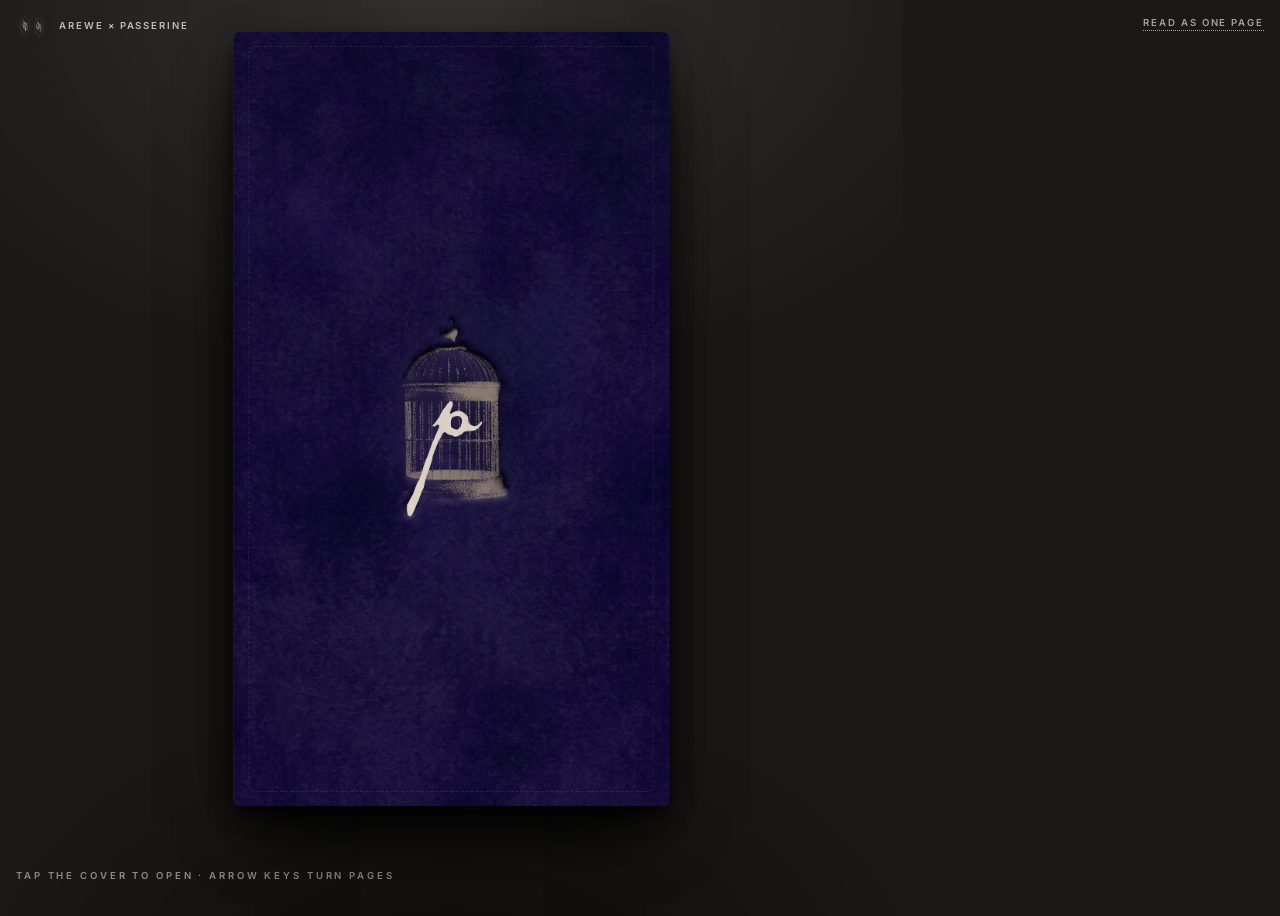
<file: index.html>
<!doctype html>
<html lang="en">
  <head>
    <meta charset="UTF-8" />
    <meta name="viewport" content="width=device-width, initial-scale=1.0" />
    <meta name="color-scheme" content="light" />
    <meta name="theme-color" content="#0e1715" />
    <meta name="robots" content="noindex, nofollow" />
    <meta name="description" content="AREWE × Passerine. A personality-led content and communications proposal, 20 October 2026." />
    <link rel="icon" type="image/svg+xml" href="favicon.svg" />
    <title>AREWE × Passerine · Proposal</title>
    <script type="module" crossorigin src="./assets/index-DQTp6WXs.js"></script>
    <link rel="stylesheet" crossorigin href="./assets/index-sUPHks0O.css">
  </head>
  <body>
    <div id="root"></div>
  </body>
</html>
</file>
<file: assets/index-sUPHks0O.css>
/*! tailwindcss v4.3.3 | MIT License | https://tailwindcss.com */
@layer properties{@supports (((-webkit-hyphens:none)) and (not (margin-trim:inline))) or ((-moz-orient:inline) and (not (color:rgb(from red r g b)))){*,:before,:after{--tw-translate-x:0;--tw-translate-y:0;--tw-translate-z:0;--tw-scale-x:1;--tw-scale-y:1;--tw-scale-z:1;--tw-rotate-x:initial;--tw-rotate-y:initial;--tw-rotate-z:initial;--tw-skew-x:initial;--tw-skew-y:initial;--tw-space-y-reverse:0;--tw-divide-y-reverse:0;--tw-border-style:solid;--tw-leading:initial;--tw-font-weight:initial;--tw-tracking:initial;--tw-shadow:0 0 #0000;--tw-shadow-color:initial;--tw-shadow-alpha:100%;--tw-inset-shadow:0 0 #0000;--tw-inset-shadow-color:initial;--tw-inset-shadow-alpha:100%;--tw-ring-color:initial;--tw-ring-shadow:0 0 #0000;--tw-inset-ring-color:initial;--tw-inset-ring-shadow:0 0 #0000;--tw-ring-inset:initial;--tw-ring-offset-width:0px;--tw-ring-offset-color:#fff;--tw-ring-offset-shadow:0 0 #0000;--tw-outline-style:solid;--tw-blur:initial;--tw-brightness:initial;--tw-contrast:initial;--tw-grayscale:initial;--tw-hue-rotate:initial;--tw-invert:initial;--tw-opacity:initial;--tw-saturate:initial;--tw-sepia:initial;--tw-drop-shadow:initial;--tw-drop-shadow-color:initial;--tw-drop-shadow-alpha:100%;--tw-drop-shadow-size:initial;--tw-backdrop-blur:initial;--tw-backdrop-brightness:initial;--tw-backdrop-contrast:initial;--tw-backdrop-grayscale:initial;--tw-backdrop-hue-rotate:initial;--tw-backdrop-invert:initial;--tw-backdrop-opacity:initial;--tw-backdrop-saturate:initial;--tw-backdrop-sepia:initial;--tw-duration:initial;--tw-ease:initial}::backdrop{--tw-translate-x:0;--tw-translate-y:0;--tw-translate-z:0;--tw-scale-x:1;--tw-scale-y:1;--tw-scale-z:1;--tw-rotate-x:initial;--tw-rotate-y:initial;--tw-rotate-z:initial;--tw-skew-x:initial;--tw-skew-y:initial;--tw-space-y-reverse:0;--tw-divide-y-reverse:0;--tw-border-style:solid;--tw-leading:initial;--tw-font-weight:initial;--tw-tracking:initial;--tw-shadow:0 0 #0000;--tw-shadow-color:initial;--tw-shadow-alpha:100%;--tw-inset-shadow:0 0 #0000;--tw-inset-shadow-color:initial;--tw-inset-shadow-alpha:100%;--tw-ring-color:initial;--tw-ring-shadow:0 0 #0000;--tw-inset-ring-color:initial;--tw-inset-ring-shadow:0 0 #0000;--tw-ring-inset:initial;--tw-ring-offset-width:0px;--tw-ring-offset-color:#fff;--tw-ring-offset-shadow:0 0 #0000;--tw-outline-style:solid;--tw-blur:initial;--tw-brightness:initial;--tw-contrast:initial;--tw-grayscale:initial;--tw-hue-rotate:initial;--tw-invert:initial;--tw-opacity:initial;--tw-saturate:initial;--tw-sepia:initial;--tw-drop-shadow:initial;--tw-drop-shadow-color:initial;--tw-drop-shadow-alpha:100%;--tw-drop-shadow-size:initial;--tw-backdrop-blur:initial;--tw-backdrop-brightness:initial;--tw-backdrop-contrast:initial;--tw-backdrop-grayscale:initial;--tw-backdrop-hue-rotate:initial;--tw-backdrop-invert:initial;--tw-backdrop-opacity:initial;--tw-backdrop-saturate:initial;--tw-backdrop-sepia:initial;--tw-duration:initial;--tw-ease:initial}}}@layer theme{:root,:host{--font-sans:"Inter Variable", Inter, system-ui, -apple-system, "Helvetica Neue", Arial, sans-serif;--font-serif:"ITC Cheltenham Condensed", "EB Garamond Variable", "EB Garamond", Garamond, "Times New Roman", serif;--font-mono:ui-monospace, SFMono-Regular, Menlo, Monaco, Consolas, "Liberation Mono", "Courier New", monospace;--color-black:#000;--spacing:.25rem;--text-sm:.875rem;--text-sm--line-height:calc(1.25 / .875);--font-weight-normal:400;--font-weight-semibold:600;--font-weight-bold:700;--leading-tight:1.25;--blur-sm:8px;--default-transition-duration:.15s;--default-transition-timing-function:cubic-bezier(.4, 0, .2, 1);--default-font-family:var(--font-sans);--default-mono-font-family:var(--font-mono);--color-cream:#fffdf7;--color-cream-2:#02004609;--color-ink:#020046;--color-ink-2:#2e2a66;--color-ink-3:#4a4777;--color-line:#0200461a;--color-terra:#020046;--color-terra-2:#0200462e}}@layer base{*,:after,:before{box-sizing:border-box;border:0 solid;margin:0;padding:0}::backdrop{box-sizing:border-box;border:0 solid;margin:0;padding:0}::file-selector-button{box-sizing:border-box;border:0 solid;margin:0;padding:0}html,:host{-webkit-text-size-adjust:100%;tab-size:4;line-height:1.5;font-family:var(--default-font-family,-apple-system, BlinkMacSystemFont, "Segoe UI", Roboto, "Helvetica Neue", "Noto Sans", Arial, sans-serif, "Apple Color Emoji", "Segoe UI Emoji", "Segoe UI Symbol", "Noto Color Emoji");font-feature-settings:var(--default-font-feature-settings,normal);font-variation-settings:var(--default-font-variation-settings,normal);-webkit-tap-highlight-color:transparent}hr{height:0;color:inherit;border-top-width:1px}abbr:where([title]){-webkit-text-decoration:underline dotted;text-decoration:underline dotted}h1,h2,h3,h4,h5,h6{font-size:inherit;font-weight:inherit}a{color:inherit;-webkit-text-decoration:inherit;-webkit-text-decoration:inherit;-webkit-text-decoration:inherit;-webkit-text-decoration:inherit;text-decoration:inherit}b,strong{font-weight:bolder}code,kbd,samp,pre{font-family:var(--default-mono-font-family,ui-monospace, SFMono-Regular, Menlo, Monaco, Consolas, "Liberation Mono", "Courier New", monospace);font-feature-settings:var(--default-mono-font-feature-settings,normal);font-variation-settings:var(--default-mono-font-variation-settings,normal);font-size:1em}small{font-size:80%}sub,sup{vertical-align:baseline;font-size:75%;line-height:0;position:relative}sub{bottom:-.25em}sup{top:-.5em}table{text-indent:0;border-color:inherit;border-collapse:collapse}:-moz-focusring:where(:not(iframe)){outline:auto}progress{vertical-align:baseline}summary{display:list-item}ol,ul,menu{list-style:none}img,svg,video,canvas,audio,iframe,embed,object{vertical-align:middle;display:block}img,video{max-width:100%;height:auto}button,input,select,optgroup,textarea{font:inherit;font-feature-settings:inherit;font-variation-settings:inherit;letter-spacing:inherit;color:inherit;opacity:1;background-color:#0000;border-radius:0}::file-selector-button{font:inherit;font-feature-settings:inherit;font-variation-settings:inherit;letter-spacing:inherit;color:inherit;opacity:1;background-color:#0000;border-radius:0}:where(select:is([multiple],[size])) optgroup{font-weight:bolder}:where(select:is([multiple],[size])) optgroup option{padding-inline-start:20px}::file-selector-button{margin-inline-end:4px}::placeholder{opacity:1}@supports (not ((-webkit-appearance:-apple-pay-button))) or (contain-intrinsic-size:1px){::placeholder{color:currentColor}@supports (color:color-mix(in lab, red, red)){::placeholder{color:color-mix(in oklab, currentcolor 50%, transparent)}}}textarea{resize:vertical}::-webkit-search-decoration{-webkit-appearance:none}::-webkit-date-and-time-value{min-height:1lh;text-align:inherit}::-webkit-datetime-edit{display:inline-flex}::-webkit-datetime-edit-fields-wrapper{padding:0}::-webkit-datetime-edit{padding-block:0}::-webkit-datetime-edit-year-field{padding-block:0}::-webkit-datetime-edit-month-field{padding-block:0}::-webkit-datetime-edit-day-field{padding-block:0}::-webkit-datetime-edit-hour-field{padding-block:0}::-webkit-datetime-edit-minute-field{padding-block:0}::-webkit-datetime-edit-second-field{padding-block:0}::-webkit-datetime-edit-millisecond-field{padding-block:0}::-webkit-datetime-edit-meridiem-field{padding-block:0}::-webkit-calendar-picker-indicator{line-height:1}:-moz-ui-invalid{box-shadow:none}button,input:where([type=button],[type=reset],[type=submit]){appearance:button}::file-selector-button{appearance:button}::-webkit-inner-spin-button{height:auto}::-webkit-outer-spin-button{height:auto}[hidden]:where(:not([hidden=until-found])){display:none!important}}@layer components;@layer utilities{.pointer-events-none{pointer-events:none}.invisible{visibility:hidden}.visible{visibility:visible}.sr-only{clip-path:inset(50%);white-space:nowrap;border-width:0;width:1px;height:1px;margin:-1px;padding:0;position:absolute;overflow:hidden}.absolute{position:absolute}.fixed{position:fixed}.relative{position:relative}.static{position:static}.sticky{position:sticky}.inset-0{inset:0}.inset-\[0\.9rem\]{inset:.9rem}.inset-\[8\%\]{inset:8%}.inset-x-0{inset-inline:0}.inset-x-\[4\%\]{inset-inline:4%}.inset-x-\[4\.5\%\]{inset-inline:4.5%}.inset-x-\[5\%\]{inset-inline:5%}.inset-x-\[6\%\]{inset-inline:6%}.inset-x-\[14\%\]{inset-inline:14%}.inset-y-0{inset-block:0}.inset-y-\[0\.9rem\]{inset-block:.9rem}.inset-y-\[7\%\]{inset-block:7%}.inset-y-\[10\%\]{inset-block:10%}.top-0{top:0}.top-1\/2{top:50%}.top-4{top:calc(var(--spacing) * 4)}.top-\[5\%\]{top:5%}.top-\[6\%\]{top:6%}.top-\[9px\]{top:9px}.top-\[16\.5\%\]{top:16.5%}.top-\[24\%\]{top:24%}.top-\[45\%\]{top:45%}.top-\[50\%\]{top:50%}.top-\[80\%\]{top:80%}.-right-\[9\%\]{right:-9%}.right-0{right:0}.right-3{right:calc(var(--spacing) * 3)}.right-4{right:calc(var(--spacing) * 4)}.right-\[6\%\]{right:6%}.right-\[8\%\]{right:8%}.bottom-0{bottom:0}.bottom-3{bottom:calc(var(--spacing) * 3)}.bottom-\[4\%\]{bottom:4%}.bottom-\[8\%\]{bottom:8%}.-left-\[8\%\]{left:-8%}.left-0{left:0}.left-1\/2{left:50%}.left-1\/4{left:25%}.left-4{left:calc(var(--spacing) * 4)}.left-\[6\%\]{left:6%}.left-\[8\%\]{left:8%}.z-10{z-index:10}.z-20{z-index:20}.z-30{z-index:30}.z-40{z-index:40}.container{width:100%}@media (min-width:40rem){.container{max-width:40rem}}@media (min-width:48rem){.container{max-width:48rem}}@media (min-width:64rem){.container{max-width:64rem}}@media (min-width:80rem){.container{max-width:80rem}}@media (min-width:96rem){.container{max-width:96rem}}.m-0{margin:0}.-mx-\[4\%\]{margin-inline:-4%}.mx-auto{margin-inline:auto}.my-7{margin-block:calc(var(--spacing) * 7)}.-mt-1{margin-top:calc(var(--spacing) * -1)}.mt-0\.5{margin-top:calc(var(--spacing) * .5)}.mt-1{margin-top:var(--spacing)}.mt-1\.5{margin-top:calc(var(--spacing) * 1.5)}.mt-2{margin-top:calc(var(--spacing) * 2)}.mt-3{margin-top:calc(var(--spacing) * 3)}.mt-4{margin-top:calc(var(--spacing) * 4)}.mt-5{margin-top:calc(var(--spacing) * 5)}.mt-6{margin-top:calc(var(--spacing) * 6)}.mt-7{margin-top:calc(var(--spacing) * 7)}.mt-8{margin-top:calc(var(--spacing) * 8)}.mt-10{margin-top:calc(var(--spacing) * 10)}.mt-\[7\%\]{margin-top:7%}.mt-auto{margin-top:auto}.mr-2{margin-right:calc(var(--spacing) * 2)}.mb-1{margin-bottom:var(--spacing)}.mb-2{margin-bottom:calc(var(--spacing) * 2)}.mb-4{margin-bottom:calc(var(--spacing) * 4)}.mb-8{margin-bottom:calc(var(--spacing) * 8)}.ml-2{margin-left:calc(var(--spacing) * 2)}.block{display:block}.contents{display:contents}.flex{display:flex}.grid{display:grid}.hidden{display:none}.inline-block{display:inline-block}.inline-flex{display:inline-flex}.table{display:table}.h-1\/2{height:50%}.h-5{height:calc(var(--spacing) * 5)}.h-7{height:calc(var(--spacing) * 7)}.h-16{height:calc(var(--spacing) * 16)}.h-24{height:calc(var(--spacing) * 24)}.h-\[0\.9em\]{height:.9em}.h-\[2\.4rem\]{height:2.4rem}.h-\[2\.6rem\]{height:2.6rem}.h-\[2\.9rem\]{height:2.9rem}.h-\[3\.4rem\]{height:3.4rem}.h-\[3rem\]{height:3rem}.h-\[7\%\]{height:7%}.h-\[9\%\]{height:9%}.h-\[46\%\]{height:46%}.h-full{height:100%}.h-px{height:1px}.min-h-0{min-height:0}.min-h-dvh{min-height:100dvh}.w-1\/2{width:50%}.w-3{width:calc(var(--spacing) * 3)}.w-6{width:calc(var(--spacing) * 6)}.w-10{width:calc(var(--spacing) * 10)}.w-16{width:calc(var(--spacing) * 16)}.w-\[7\%\]{width:7%}.w-\[9\%\]{width:9%}.w-\[58\%\]{width:58%}.w-\[70\%\]{width:70%}.w-\[72\%\]{width:72%}.w-\[80\%\]{width:80%}.w-\[84\%\]{width:84%}.w-\[86\%\]{width:86%}.w-\[92\%\]{width:92%}.w-auto{width:auto}.w-full{width:100%}.max-w-\[44rem\]{max-width:44rem}.max-w-\[70\%\]{max-width:70%}.max-w-\[92\%\]{max-width:92%}.max-w-\[96\%\]{max-width:96%}.max-w-full{max-width:100%}.min-w-0{min-width:0}.flex-1{flex:1}.shrink-0{flex-shrink:0}.-translate-x-1\/2{--tw-translate-x:calc(calc(1 / 2 * 100%) * -1);translate:var(--tw-translate-x) var(--tw-translate-y)}.-translate-y-1\/2{--tw-translate-y:calc(calc(1 / 2 * 100%) * -1);translate:var(--tw-translate-x) var(--tw-translate-y)}.-scale-x-100{--tw-scale-x:calc(100% * -1);scale:var(--tw-scale-x) var(--tw-scale-y)}.transform{transform:var(--tw-rotate-x,) var(--tw-rotate-y,) var(--tw-rotate-z,) var(--tw-skew-x,) var(--tw-skew-y,)}.grid-cols-1{grid-template-columns:repeat(1,minmax(0,1fr))}.grid-cols-2{grid-template-columns:repeat(2,minmax(0,1fr))}.grid-cols-3{grid-template-columns:repeat(3,minmax(0,1fr))}.grid-cols-8{grid-template-columns:repeat(8,minmax(0,1fr))}.grid-cols-\[2\.4em_1fr\]{grid-template-columns:2.4em 1fr}.grid-cols-\[5em_1fr\]{grid-template-columns:5em 1fr}.flex-col{flex-direction:column}.flex-wrap{flex-wrap:wrap}.items-baseline{align-items:baseline}.items-center{align-items:center}.items-end{align-items:flex-end}.items-start{align-items:flex-start}.justify-between{justify-content:space-between}.justify-center{justify-content:center}.justify-end{justify-content:flex-end}.justify-start{justify-content:flex-start}.gap-1{gap:var(--spacing)}.gap-1\.5{gap:calc(var(--spacing) * 1.5)}.gap-2{gap:calc(var(--spacing) * 2)}.gap-2\.5{gap:calc(var(--spacing) * 2.5)}.gap-3{gap:calc(var(--spacing) * 3)}.gap-3\.5{gap:calc(var(--spacing) * 3.5)}.gap-4{gap:calc(var(--spacing) * 4)}.gap-5{gap:calc(var(--spacing) * 5)}.gap-6{gap:calc(var(--spacing) * 6)}.gap-\[0\.5em\]{gap:.5em}.gap-\[1\.6em\]{gap:1.6em}.gap-\[6vh\]{gap:6vh}:where(.space-y-2>:not(:last-child)){--tw-space-y-reverse:0;margin-block-start:calc(calc(var(--spacing) * 2) * var(--tw-space-y-reverse));margin-block-end:calc(calc(var(--spacing) * 2) * calc(1 - var(--tw-space-y-reverse)))}:where(.space-y-5>:not(:last-child)){--tw-space-y-reverse:0;margin-block-start:calc(calc(var(--spacing) * 5) * var(--tw-space-y-reverse));margin-block-end:calc(calc(var(--spacing) * 5) * calc(1 - var(--tw-space-y-reverse)))}.gap-x-1\.5{column-gap:calc(var(--spacing) * 1.5)}.gap-x-2{column-gap:calc(var(--spacing) * 2)}.gap-x-3{column-gap:calc(var(--spacing) * 3)}.gap-x-4{column-gap:calc(var(--spacing) * 4)}.gap-x-5{column-gap:calc(var(--spacing) * 5)}.gap-y-1{row-gap:var(--spacing)}.gap-y-2{row-gap:calc(var(--spacing) * 2)}.gap-y-3{row-gap:calc(var(--spacing) * 3)}.gap-y-4{row-gap:calc(var(--spacing) * 4)}.gap-y-5{row-gap:calc(var(--spacing) * 5)}.gap-y-7{row-gap:calc(var(--spacing) * 7)}.gap-y-8{row-gap:calc(var(--spacing) * 8)}:where(.divide-y>:not(:last-child)){--tw-divide-y-reverse:0;border-bottom-style:var(--tw-border-style);border-top-style:var(--tw-border-style);border-top-width:calc(1px * var(--tw-divide-y-reverse));border-bottom-width:calc(1px * calc(1 - var(--tw-divide-y-reverse)))}:where(.divide-line>:not(:last-child)){border-color:var(--color-line)}.self-center{align-self:center}.self-end{align-self:flex-end}.self-start{align-self:flex-start}.overflow-hidden{overflow:hidden}.overflow-y-auto{overflow-y:auto}.overscroll-contain{overscroll-behavior:contain}.rounded-\[2px\]{border-radius:2px}.rounded-\[3px\]{border-radius:3px}.rounded-\[6px\]{border-radius:6px}.rounded-full{border-radius:2147483647px}.rounded-l-\[3px\]{border-top-left-radius:3px;border-bottom-left-radius:3px}.rounded-l-none{border-top-left-radius:0;border-bottom-left-radius:0}.rounded-r-\[3px\]{border-top-right-radius:3px;border-bottom-right-radius:3px}.rounded-r-none{border-top-right-radius:0;border-bottom-right-radius:0}.border{border-style:var(--tw-border-style);border-width:1px}.border-t{border-top-style:var(--tw-border-style);border-top-width:1px}.border-l{border-left-style:var(--tw-border-style);border-left-width:1px}.border-cream\/40{border-color:#fffdf766}@supports (color:color-mix(in lab, red, red)){.border-cream\/40{border-color:color-mix(in oklab, var(--color-cream) 40%, transparent)}}.border-cream\/55{border-color:#fffdf78c}@supports (color:color-mix(in lab, red, red)){.border-cream\/55{border-color:color-mix(in oklab, var(--color-cream) 55%, transparent)}}.border-ink{border-color:var(--color-ink)}.border-ink\/15{border-color:#02004626}@supports (color:color-mix(in lab, red, red)){.border-ink\/15{border-color:color-mix(in oklab, var(--color-ink) 15%, transparent)}}.border-ink\/25{border-color:#02004640}@supports (color:color-mix(in lab, red, red)){.border-ink\/25{border-color:color-mix(in oklab, var(--color-ink) 25%, transparent)}}.border-ink\/35{border-color:#02004659}@supports (color:color-mix(in lab, red, red)){.border-ink\/35{border-color:color-mix(in oklab, var(--color-ink) 35%, transparent)}}.border-ink\/40{border-color:#02004666}@supports (color:color-mix(in lab, red, red)){.border-ink\/40{border-color:color-mix(in oklab, var(--color-ink) 40%, transparent)}}.border-ink\/60{border-color:#02004699}@supports (color:color-mix(in lab, red, red)){.border-ink\/60{border-color:color-mix(in oklab, var(--color-ink) 60%, transparent)}}.border-line{border-color:var(--color-line)}.bg-\[\#0c0a1e\]{background-color:#0c0a1e}.bg-\[\#0c0c48\]{background-color:#0c0c48}.bg-\[\#fbfaf6\]{background-color:#fbfaf6}.bg-black\/40{background-color:#0006}@supports (color:color-mix(in lab, red, red)){.bg-black\/40{background-color:color-mix(in oklab, var(--color-black) 40%, transparent)}}.bg-cream-2{background-color:var(--color-cream-2)}.bg-cream\/40{background-color:#fffdf766}@supports (color:color-mix(in lab, red, red)){.bg-cream\/40{background-color:color-mix(in oklab, var(--color-cream) 40%, transparent)}}.bg-cream\/85{background-color:#fffdf7d9}@supports (color:color-mix(in lab, red, red)){.bg-cream\/85{background-color:color-mix(in oklab, var(--color-cream) 85%, transparent)}}.bg-current{background-color:currentColor}.bg-ink{background-color:var(--color-ink)}.object-contain{object-fit:contain}.object-cover{object-fit:cover}.object-left{object-position:left}.p-\[6\%\]{padding:6%}.px-1\.5{padding-inline:calc(var(--spacing) * 1.5)}.px-2{padding-inline:calc(var(--spacing) * 2)}.px-2\.5{padding-inline:calc(var(--spacing) * 2.5)}.px-3{padding-inline:calc(var(--spacing) * 3)}.px-4{padding-inline:calc(var(--spacing) * 4)}.px-5{padding-inline:calc(var(--spacing) * 5)}.px-6{padding-inline:calc(var(--spacing) * 6)}.px-\[6\%\]{padding-inline:6%}.px-\[7\%\]{padding-inline:7%}.px-\[8\%\]{padding-inline:8%}.px-\[9\%\]{padding-inline:9%}.px-\[10\%\]{padding-inline:10%}.py-1{padding-block:var(--spacing)}.py-1\.5{padding-block:calc(var(--spacing) * 1.5)}.py-2{padding-block:calc(var(--spacing) * 2)}.py-2\.5{padding-block:calc(var(--spacing) * 2.5)}.py-8{padding-block:calc(var(--spacing) * 8)}.py-10{padding-block:calc(var(--spacing) * 10)}.py-\[2px\]{padding-block:2px}.py-\[8\%\]{padding-block:8%}.pt-3{padding-top:calc(var(--spacing) * 3)}.pt-5{padding-top:calc(var(--spacing) * 5)}.pt-6{padding-top:calc(var(--spacing) * 6)}.pt-7{padding-top:calc(var(--spacing) * 7)}.pt-10{padding-top:calc(var(--spacing) * 10)}.pt-\[0\.15em\]{padding-top:.15em}.pt-\[0\.35em\]{padding-top:.35em}.pt-\[7\%\]{padding-top:7%}.pt-\[8\%\]{padding-top:8%}.pr-1{padding-right:var(--spacing)}.pr-2{padding-right:calc(var(--spacing) * 2)}.pb-4{padding-bottom:calc(var(--spacing) * 4)}.pb-5{padding-bottom:calc(var(--spacing) * 5)}.pb-\[5\%\]{padding-bottom:5%}.pb-\[6\%\]{padding-bottom:6%}.pb-\[8\%\]{padding-bottom:8%}.pb-\[14\%\]{padding-bottom:14%}.pb-\[40vh\]{padding-bottom:40vh}.pl-2{padding-left:calc(var(--spacing) * 2)}.pl-3{padding-left:calc(var(--spacing) * 3)}.pl-8{padding-left:calc(var(--spacing) * 8)}.text-center{text-align:center}.text-left{text-align:left}.text-right{text-align:right}.font-sans{font-family:var(--font-sans)}.font-serif{font-family:var(--font-serif)}.text-sm{font-size:var(--text-sm);line-height:var(--tw-leading,var(--text-sm--line-height))}.text-\[0\.6rem\]{font-size:.6rem}.text-\[0\.55rem\]{font-size:.55rem}.text-\[0\.58rem\]{font-size:.58rem}.text-\[0\.62rem\]{font-size:.62rem}.text-\[0\.75em\]{font-size:.75em}.leading-none{--tw-leading:1;line-height:1}.leading-tight{--tw-leading:var(--leading-tight);line-height:var(--leading-tight)}.font-bold{--tw-font-weight:var(--font-weight-bold);font-weight:var(--font-weight-bold)}.font-normal{--tw-font-weight:var(--font-weight-normal);font-weight:var(--font-weight-normal)}.font-semibold{--tw-font-weight:var(--font-weight-semibold);font-weight:var(--font-weight-semibold)}.tracking-\[0\.01em\]{--tw-tracking:.01em;letter-spacing:.01em}.tracking-\[0\.2em\]{--tw-tracking:.2em;letter-spacing:.2em}.tracking-\[0\.3em\]{--tw-tracking:.3em;letter-spacing:.3em}.tracking-\[0\.16em\]{--tw-tracking:.16em;letter-spacing:.16em}.tracking-\[0\.18em\]{--tw-tracking:.18em;letter-spacing:.18em}.text-\[\#7a6c67\]{color:#7a6c67}.text-\[\#251f1e\]{color:#251f1e}.text-cream{color:var(--color-cream)}.text-cream\/40{color:#fffdf766}@supports (color:color-mix(in lab, red, red)){.text-cream\/40{color:color-mix(in oklab, var(--color-cream) 40%, transparent)}}.text-cream\/45{color:#fffdf773}@supports (color:color-mix(in lab, red, red)){.text-cream\/45{color:color-mix(in oklab, var(--color-cream) 45%, transparent)}}.text-cream\/50{color:#fffdf780}@supports (color:color-mix(in lab, red, red)){.text-cream\/50{color:color-mix(in oklab, var(--color-cream) 50%, transparent)}}.text-cream\/60{color:#fffdf799}@supports (color:color-mix(in lab, red, red)){.text-cream\/60{color:color-mix(in oklab, var(--color-cream) 60%, transparent)}}.text-cream\/70{color:#fffdf7b3}@supports (color:color-mix(in lab, red, red)){.text-cream\/70{color:color-mix(in oklab, var(--color-cream) 70%, transparent)}}.text-cream\/80{color:#fffdf7cc}@supports (color:color-mix(in lab, red, red)){.text-cream\/80{color:color-mix(in oklab, var(--color-cream) 80%, transparent)}}.text-cream\/85{color:#fffdf7d9}@supports (color:color-mix(in lab, red, red)){.text-cream\/85{color:color-mix(in oklab, var(--color-cream) 85%, transparent)}}.text-ink{color:var(--color-ink)}.text-ink-2{color:var(--color-ink-2)}.text-ink-3{color:var(--color-ink-3)}.text-ink\/40{color:#02004666}@supports (color:color-mix(in lab, red, red)){.text-ink\/40{color:color-mix(in oklab, var(--color-ink) 40%, transparent)}}.text-ink\/50{color:#02004680}@supports (color:color-mix(in lab, red, red)){.text-ink\/50{color:color-mix(in oklab, var(--color-ink) 50%, transparent)}}.text-ink\/80{color:#020046cc}@supports (color:color-mix(in lab, red, red)){.text-ink\/80{color:color-mix(in oklab, var(--color-ink) 80%, transparent)}}.text-terra{color:var(--color-terra)}.uppercase{text-transform:uppercase}.italic{font-style:italic}.underline{text-decoration-line:underline}.decoration-dotted{text-decoration-style:dotted}.underline-offset-4{text-underline-offset:4px}.opacity-0{opacity:0}.opacity-20{opacity:.2}.opacity-70{opacity:.7}.opacity-80{opacity:.8}.opacity-85{opacity:.85}.opacity-90{opacity:.9}.opacity-100{opacity:1}.mix-blend-overlay{mix-blend-mode:overlay}.shadow{--tw-shadow:0 1px 3px 0 var(--tw-shadow-color,#0000001a), 0 1px 2px -1px var(--tw-shadow-color,#0000001a);box-shadow:var(--tw-inset-shadow), var(--tw-inset-ring-shadow), var(--tw-ring-offset-shadow), var(--tw-ring-shadow), var(--tw-shadow)}.outline{outline-style:var(--tw-outline-style);outline-width:1px}.invert{--tw-invert:invert(100%);filter:var(--tw-blur,) var(--tw-brightness,) var(--tw-contrast,) var(--tw-grayscale,) var(--tw-hue-rotate,) var(--tw-invert,) var(--tw-saturate,) var(--tw-sepia,) var(--tw-drop-shadow,)}.filter{filter:var(--tw-blur,) var(--tw-brightness,) var(--tw-contrast,) var(--tw-grayscale,) var(--tw-hue-rotate,) var(--tw-invert,) var(--tw-saturate,) var(--tw-sepia,) var(--tw-drop-shadow,)}.backdrop-blur-\[2px\]{--tw-backdrop-blur:blur(2px);-webkit-backdrop-filter:var(--tw-backdrop-blur,) var(--tw-backdrop-brightness,) var(--tw-backdrop-contrast,) var(--tw-backdrop-grayscale,) var(--tw-backdrop-hue-rotate,) var(--tw-backdrop-invert,) var(--tw-backdrop-opacity,) var(--tw-backdrop-saturate,) var(--tw-backdrop-sepia,);backdrop-filter:var(--tw-backdrop-blur,) var(--tw-backdrop-brightness,) var(--tw-backdrop-contrast,) var(--tw-backdrop-grayscale,) var(--tw-backdrop-hue-rotate,) var(--tw-backdrop-invert,) var(--tw-backdrop-opacity,) var(--tw-backdrop-saturate,) var(--tw-backdrop-sepia,)}.backdrop-blur-sm{--tw-backdrop-blur:blur(var(--blur-sm));-webkit-backdrop-filter:var(--tw-backdrop-blur,) var(--tw-backdrop-brightness,) var(--tw-backdrop-contrast,) var(--tw-backdrop-grayscale,) var(--tw-backdrop-hue-rotate,) var(--tw-backdrop-invert,) var(--tw-backdrop-opacity,) var(--tw-backdrop-saturate,) var(--tw-backdrop-sepia,);backdrop-filter:var(--tw-backdrop-blur,) var(--tw-backdrop-brightness,) var(--tw-backdrop-contrast,) var(--tw-backdrop-grayscale,) var(--tw-backdrop-hue-rotate,) var(--tw-backdrop-invert,) var(--tw-backdrop-opacity,) var(--tw-backdrop-saturate,) var(--tw-backdrop-sepia,)}.transition{transition-property:color,background-color,border-color,outline-color,text-decoration-color,fill,stroke,--tw-gradient-from,--tw-gradient-via,--tw-gradient-to,opacity,box-shadow,transform,translate,scale,rotate,filter,-webkit-backdrop-filter,backdrop-filter,display,content-visibility,overlay,pointer-events;transition-timing-function:var(--tw-ease,var(--default-transition-timing-function));transition-duration:var(--tw-duration,var(--default-transition-duration))}.transition-all{transition-property:all;transition-timing-function:var(--tw-ease,var(--default-transition-timing-function));transition-duration:var(--tw-duration,var(--default-transition-duration))}.transition-colors{transition-property:color,background-color,border-color,outline-color,text-decoration-color,fill,stroke,--tw-gradient-from,--tw-gradient-via,--tw-gradient-to;transition-timing-function:var(--tw-ease,var(--default-transition-timing-function));transition-duration:var(--tw-duration,var(--default-transition-duration))}.transition-opacity{transition-property:opacity;transition-timing-function:var(--tw-ease,var(--default-transition-timing-function));transition-duration:var(--tw-duration,var(--default-transition-duration))}.transition-transform{transition-property:transform,translate,scale,rotate;transition-timing-function:var(--tw-ease,var(--default-transition-timing-function));transition-duration:var(--tw-duration,var(--default-transition-duration))}.duration-500{--tw-duration:.5s;transition-duration:.5s}.duration-700{--tw-duration:.7s;transition-duration:.7s}.duration-\[1200ms\]{--tw-duration:1.2s;transition-duration:1.2s}.ease-\[cubic-bezier\(\.22\,1\,\.36\,1\)\]{--tw-ease:cubic-bezier(.22,1,.36,1);transition-timing-function:cubic-bezier(.22,1,.36,1)}.group-open\:rotate-45:is(:where(.group):is([open],:popover-open,:open) *){rotate:45deg}@media (hover:hover){.group-hover\:scale-\[1\.04\]:is(:where(.group):hover *){scale:1.04}.group-hover\:opacity-100:is(:where(.group):hover *){opacity:1}}.group-focus-visible\:opacity-100:is(:where(.group):focus-visible *){opacity:1}@media (hover:hover){.hover\:border-ink:hover{border-color:var(--color-ink)}.hover\:bg-black\/60:hover{background-color:#0009}@supports (color:color-mix(in lab, red, red)){.hover\:bg-black\/60:hover{background-color:color-mix(in oklab, var(--color-black) 60%, transparent)}}.hover\:text-cream:hover{color:var(--color-cream)}.hover\:text-cream\/80:hover{color:#fffdf7cc}@supports (color:color-mix(in lab, red, red)){.hover\:text-cream\/80:hover{color:color-mix(in oklab, var(--color-cream) 80%, transparent)}}}.disabled\:opacity-40:disabled{opacity:.4}@media (min-width:40rem){.sm\:mt-4{margin-top:calc(var(--spacing) * 4)}.sm\:mt-5{margin-top:calc(var(--spacing) * 5)}.sm\:mt-8{margin-top:calc(var(--spacing) * 8)}.sm\:block{display:block}.sm\:hidden{display:none}.sm\:grid-cols-2{grid-template-columns:repeat(2,minmax(0,1fr))}.sm\:grid-cols-\[1\.5rem_1fr_1\.5rem\]{grid-template-columns:1.5rem 1fr 1.5rem}.sm\:grid-cols-\[5\.6em_1fr\]{grid-template-columns:5.6em 1fr}.sm\:gap-4{gap:calc(var(--spacing) * 4)}.sm\:gap-y-2\.5{row-gap:calc(var(--spacing) * 2.5)}.sm\:pt-4{padding-top:calc(var(--spacing) * 4)}.sm\:pt-8{padding-top:calc(var(--spacing) * 8)}.sm\:pt-9{padding-top:calc(var(--spacing) * 9)}.sm\:pb-6{padding-bottom:calc(var(--spacing) * 6)}.sm\:pb-7{padding-bottom:calc(var(--spacing) * 7)}.sm\:whitespace-nowrap{white-space:nowrap}}@media (min-width:48rem){.md\:h-\[4\.2rem\]{height:4.2rem}}@media (min-width:64rem){.lg\:flex{display:flex}}.\[\&_b\]\:font-bold b{--tw-font-weight:var(--font-weight-bold);font-weight:var(--font-weight-bold)}}@font-face{font-family:EB Garamond Variable;font-style:normal;font-display:swap;font-weight:400 800;src:url(./eb-garamond-cyrillic-ext-wght-normal-Bt3rCdHq.woff2)format("woff2-variations");unicode-range:U+460-52F,U+1C80-1C8A,U+20B4,U+2DE0-2DFF,U+A640-A69F,U+FE2E-FE2F}@font-face{font-family:EB Garamond Variable;font-style:normal;font-display:swap;font-weight:400 800;src:url(./eb-garamond-cyrillic-wght-normal-DBa2mnKT.woff2)format("woff2-variations");unicode-range:U+301,U+400-45F,U+490-491,U+4B0-4B1,U+2116}@font-face{font-family:EB Garamond Variable;font-style:normal;font-display:swap;font-weight:400 800;src:url(./eb-garamond-greek-ext-wght-normal-CW-BywWH.woff2)format("woff2-variations");unicode-range:U+1F??}@font-face{font-family:EB Garamond Variable;font-style:normal;font-display:swap;font-weight:400 800;src:url(./eb-garamond-greek-wght-normal-DCPER7xl.woff2)format("woff2-variations");unicode-range:U+370-377,U+37A-37F,U+384-38A,U+38C,U+38E-3A1,U+3A3-3FF}@font-face{font-family:EB Garamond Variable;font-style:normal;font-display:swap;font-weight:400 800;src:url(./eb-garamond-vietnamese-wght-normal-DvUmmjCN.woff2)format("woff2-variations");unicode-range:U+102-103,U+110-111,U+128-129,U+168-169,U+1A0-1A1,U+1AF-1B0,U+300-301,U+303-304,U+308-309,U+323,U+329,U+1EA0-1EF9,U+20AB}@font-face{font-family:EB Garamond Variable;font-style:normal;font-display:swap;font-weight:400 800;src:url(./eb-garamond-latin-ext-wght-normal-B6IpcvL2.woff2)format("woff2-variations");unicode-range:U+100-2BA,U+2BD-2C5,U+2C7-2CC,U+2CE-2D7,U+2DD-2FF,U+304,U+308,U+329,U+1D00-1DBF,U+1E00-1E9F,U+1EF2-1EFF,U+2020,U+20A0-20AB,U+20AD-20C0,U+2113,U+2C60-2C7F,U+A720-A7FF}@font-face{font-family:EB Garamond Variable;font-style:normal;font-display:swap;font-weight:400 800;src:url(./eb-garamond-latin-wght-normal-CRpggXlh.woff2)format("woff2-variations");unicode-range:U+??,U+131,U+152-153,U+2BB-2BC,U+2C6,U+2DA,U+2DC,U+304,U+308,U+329,U+2000-206F,U+20AC,U+2122,U+2191,U+2193,U+2212,U+2215,U+FEFF,U+FFFD}@font-face{font-family:EB Garamond Variable;font-style:italic;font-display:swap;font-weight:400 800;src:url(./eb-garamond-cyrillic-ext-wght-italic-Ba0fXTjv.woff2)format("woff2-variations");unicode-range:U+460-52F,U+1C80-1C8A,U+20B4,U+2DE0-2DFF,U+A640-A69F,U+FE2E-FE2F}@font-face{font-family:EB Garamond Variable;font-style:italic;font-display:swap;font-weight:400 800;src:url(./eb-garamond-cyrillic-wght-italic-Cini1BOa.woff2)format("woff2-variations");unicode-range:U+301,U+400-45F,U+490-491,U+4B0-4B1,U+2116}@font-face{font-family:EB Garamond Variable;font-style:italic;font-display:swap;font-weight:400 800;src:url(./eb-garamond-greek-ext-wght-italic-nvsmRjVx.woff2)format("woff2-variations");unicode-range:U+1F??}@font-face{font-family:EB Garamond Variable;font-style:italic;font-display:swap;font-weight:400 800;src:url(./eb-garamond-greek-wght-italic-Dc0bJcw6.woff2)format("woff2-variations");unicode-range:U+370-377,U+37A-37F,U+384-38A,U+38C,U+38E-3A1,U+3A3-3FF}@font-face{font-family:EB Garamond Variable;font-style:italic;font-display:swap;font-weight:400 800;src:url(./eb-garamond-vietnamese-wght-italic-2ii8blLS.woff2)format("woff2-variations");unicode-range:U+102-103,U+110-111,U+128-129,U+168-169,U+1A0-1A1,U+1AF-1B0,U+300-301,U+303-304,U+308-309,U+323,U+329,U+1EA0-1EF9,U+20AB}@font-face{font-family:EB Garamond Variable;font-style:italic;font-display:swap;font-weight:400 800;src:url(./eb-garamond-latin-ext-wght-italic-CYvIfuu9.woff2)format("woff2-variations");unicode-range:U+100-2BA,U+2BD-2C5,U+2C7-2CC,U+2CE-2D7,U+2DD-2FF,U+304,U+308,U+329,U+1D00-1DBF,U+1E00-1E9F,U+1EF2-1EFF,U+2020,U+20A0-20AB,U+20AD-20C0,U+2113,U+2C60-2C7F,U+A720-A7FF}@font-face{font-family:EB Garamond Variable;font-style:italic;font-display:swap;font-weight:400 800;src:url(./eb-garamond-latin-wght-italic-AvGrCMCN.woff2)format("woff2-variations");unicode-range:U+??,U+131,U+152-153,U+2BB-2BC,U+2C6,U+2DA,U+2DC,U+304,U+308,U+329,U+2000-206F,U+20AC,U+2122,U+2191,U+2193,U+2212,U+2215,U+FEFF,U+FFFD}@font-face{font-family:Inter Variable;font-style:normal;font-display:swap;font-weight:100 900;src:url(./inter-cyrillic-ext-wght-normal-BOeWTOD4.woff2)format("woff2-variations");unicode-range:U+460-52F,U+1C80-1C8A,U+20B4,U+2DE0-2DFF,U+A640-A69F,U+FE2E-FE2F}@font-face{font-family:Inter Variable;font-style:normal;font-display:swap;font-weight:100 900;src:url(./inter-cyrillic-wght-normal-DqGufNeO.woff2)format("woff2-variations");unicode-range:U+301,U+400-45F,U+490-491,U+4B0-4B1,U+2116}@font-face{font-family:Inter Variable;font-style:normal;font-display:swap;font-weight:100 900;src:url(./inter-greek-ext-wght-normal-DlzME5K_.woff2)format("woff2-variations");unicode-range:U+1F??}@font-face{font-family:Inter Variable;font-style:normal;font-display:swap;font-weight:100 900;src:url(./inter-greek-wght-normal-CkhJZR-_.woff2)format("woff2-variations");unicode-range:U+370-377,U+37A-37F,U+384-38A,U+38C,U+38E-3A1,U+3A3-3FF}@font-face{font-family:Inter Variable;font-style:normal;font-display:swap;font-weight:100 900;src:url(./inter-vietnamese-wght-normal-CBcvBZtf.woff2)format("woff2-variations");unicode-range:U+102-103,U+110-111,U+128-129,U+168-169,U+1A0-1A1,U+1AF-1B0,U+300-301,U+303-304,U+308-309,U+323,U+329,U+1EA0-1EF9,U+20AB}@font-face{font-family:Inter Variable;font-style:normal;font-display:swap;font-weight:100 900;src:url(./inter-latin-ext-wght-normal-DO1Apj_S.woff2)format("woff2-variations");unicode-range:U+100-2BA,U+2BD-2C5,U+2C7-2CC,U+2CE-2D7,U+2DD-2FF,U+304,U+308,U+329,U+1D00-1DBF,U+1E00-1E9F,U+1EF2-1EFF,U+2020,U+20A0-20AB,U+20AD-20C0,U+2113,U+2C60-2C7F,U+A720-A7FF}@font-face{font-family:Inter Variable;font-style:normal;font-display:swap;font-weight:100 900;src:url(./inter-latin-wght-normal-Dx4kXJAl.woff2)format("woff2-variations");unicode-range:U+??,U+131,U+152-153,U+2BB-2BC,U+2C6,U+2DA,U+2DC,U+304,U+308,U+329,U+2000-206F,U+20AC,U+2122,U+2191,U+2193,U+2212,U+2215,U+FEFF,U+FFFD}@font-face{font-family:ITC Cheltenham Condensed;font-weight:700;font-style:normal;font-display:swap;src:url(../fonts/cheltenham-cond-bold.otf)format("opentype")}@font-face{font-family:ITC Cheltenham Condensed;font-weight:700;font-style:italic;font-display:swap;src:url(../fonts/cheltenham-cond-bold-italic.otf)format("opentype")}@font-face{font-family:ITC Cheltenham Condensed;font-weight:300;font-style:normal;font-display:swap;src:url(../fonts/cheltenham-cond-light.otf)format("opentype")}@font-face{font-family:ITC Cheltenham Condensed;font-weight:300;font-style:italic;font-display:swap;src:url(../fonts/cheltenham-cond-light-italic.otf)format("opentype")}@font-face{font-family:ITC Cheltenham Condensed;font-weight:400;font-style:normal;font-display:swap;src:url(../fonts/cheltenham-cond-book.otf)format("opentype")}@font-face{font-family:ITC Cheltenham Condensed;font-weight:400;font-style:italic;font-display:swap;src:url(../fonts/cheltenham-cond-book-italic.otf)format("opentype")}:root{--page-h:min(86dvh, 52rem);--page-w:min(44vw, calc(var(--page-h) * .5625));--page-pad:clamp(1.4rem, 3vw, 2.9rem);--table:#1b1917}html{-webkit-text-size-adjust:100%}body{background:var(--table);color:var(--color-ink);font-family:var(--font-serif);-webkit-font-smoothing:antialiased;text-rendering:optimizelegibility;margin:0;font-size:15px;line-height:1.55;overflow-x:clip}::selection{background:var(--color-terra-2);color:var(--color-ink)}:where(a,button,summary,[tabindex]):focus-visible{outline:2px solid var(--color-terra);outline-offset:3px;border-radius:2px}details>summary{cursor:pointer;list-style:none}details>summary::-webkit-details-marker{display:none}.table{background:radial-gradient(110% 70% at 50% 0%, #ffffff1a, transparent 60%), radial-gradient(90% 60% at 50% 110%, #0000008c, transparent 60%), var(--table)}.suede{isolation:isolate;background-blend-mode:multiply, normal;color:var(--color-cream);background-color:#2b1f5e;background-image:radial-gradient(70% 55% at 85% 95%,#00000047,#0000 60%),url(../brands/textures/suede-purple.jpg);background-position:50%;background-size:auto,cover;box-shadow:inset 0 0 0 1px #ffffff0f,inset 0 1px #ffffff14,inset 0 -2px 8px #00000073,0 34px 70px -22px #000000e6,0 10px 22px -8px #000000b3}.suede:before{content:none}.suede:after{content:"";pointer-events:none;border-radius:inherit;background:linear-gradient(118deg,#ffffff0d 0%,#0000 35% 65%,#00000029 100%);position:absolute;inset:0}.suede>:not(.stitch):not(.edges){z-index:1;position:relative}.brand-mark{position:relative}.brand-mark>span{pointer-events:none;display:block;position:absolute;inset:-6px}.brand-mark .floor{-webkit-mask:var(--mark) center / contain no-repeat;-webkit-mask:var(--mark) center / contain no-repeat;-webkit-mask:var(--mark) center / contain no-repeat;-webkit-mask:var(--mark) center / contain no-repeat;mask:var(--mark) center / contain no-repeat;filter:brightness(.58)contrast(1.08)saturate(.9);background:url(../brands/textures/suede-purple.jpg) 50%/140%}.brand-mark .floor-shade{-webkit-mask:var(--mark) center / contain no-repeat;-webkit-mask:var(--mark) center / contain no-repeat;-webkit-mask:var(--mark) center / contain no-repeat;-webkit-mask:var(--mark) center / contain no-repeat;mask:var(--mark) center / contain no-repeat;background:radial-gradient(60% 60% at 40% 35%,#0000001a,#00000061)}.brand-mark .wall{-webkit-mask-image:var(--mark), var(--mark);-webkit-mask-image:var(--mark), var(--mark);-webkit-mask-image:var(--mark), var(--mark);-webkit-mask-image:var(--mark), var(--mark);mask-image:var(--mark), var(--mark);-webkit-mask-composite:source-out;filter:blur(1.4px);-webkit-mask-composite:source-out;-webkit-mask-composite:source-out;background:#000000bf;-webkit-mask-position:50%,calc(50% + 4px) calc(50% + 5px);mask-position:50%,calc(50% + 4px) calc(50% + 5px);-webkit-mask-size:contain,contain;mask-size:contain,contain;-webkit-mask-repeat:no-repeat;mask-repeat:no-repeat;-webkit-mask-composite:source-out;mask-composite:subtract}.brand-mark .rim{-webkit-mask-image:var(--mark), var(--mark);-webkit-mask-image:var(--mark), var(--mark);-webkit-mask-image:var(--mark), var(--mark);-webkit-mask-image:var(--mark), var(--mark);mask-image:var(--mark), var(--mark);-webkit-mask-composite:source-out;filter:blur(.9px);-webkit-mask-composite:source-out;-webkit-mask-composite:source-out;background:#ffffff47;-webkit-mask-position:calc(50% + 2px) calc(50% + 3px),50%;mask-position:calc(50% + 2px) calc(50% + 3px),50%;-webkit-mask-size:contain,contain;mask-size:contain,contain;-webkit-mask-repeat:no-repeat;mask-repeat:no-repeat;-webkit-mask-composite:source-out;mask-composite:subtract}.brand-mark .rim-soft{-webkit-mask-image:var(--mark), var(--mark);-webkit-mask-image:var(--mark), var(--mark);-webkit-mask-image:var(--mark), var(--mark);-webkit-mask-image:var(--mark), var(--mark);mask-image:var(--mark), var(--mark);-webkit-mask-composite:source-out;filter:blur(2.5px);-webkit-mask-composite:source-out;-webkit-mask-composite:source-out;background:#ffffff1a;-webkit-mask-position:calc(50% + 5px) calc(50% + 7px),50%;mask-position:calc(50% + 5px) calc(50% + 7px),50%;-webkit-mask-size:contain,contain;mask-size:contain,contain;-webkit-mask-repeat:no-repeat;mask-repeat:no-repeat;-webkit-mask-composite:source-out;mask-composite:subtract}.cover-img{background:#1c1449;box-shadow:inset 0 0 0 1px #ffffff0f,0 34px 70px -22px #000000e6,0 10px 22px -8px #000000b3}.cover-img .stitch,.cover-img .edges{z-index:1}.stitch{pointer-events:none;border-radius:inherit;border:1px dashed #fffdf717;position:absolute;inset:.9rem}:root{--paper-src:url(../brands/textures/paper-laid.jpg);--paper-size:520px}.page{background:radial-gradient(120% 100% at 0% 50%, #0000000f, transparent 30%), var(--paper-src) center / var(--paper-size) repeat, var(--color-cream);color:var(--color-ink);box-shadow:inset 0 0 0 1px #182b2714,inset 0 0 40px #503c140f}.page.right{background:radial-gradient(120% 100% at 100% 50%, #0000000a, transparent 28%), radial-gradient(120% 100% at 0% 50%, #0000001f, transparent 22%), var(--paper-src) center / var(--paper-size) repeat, var(--color-cream)}.page.left{background:radial-gradient(120% 100% at 100% 50%, #0000001f, transparent 22%), var(--paper-src) center / var(--paper-size) repeat, var(--color-cream)}.page:before{content:"";pointer-events:none;opacity:.07;mix-blend-mode:multiply;background-image:url("data:image/svg+xml;utf8,<svg xmlns='http://www.w3.org/2000/svg' width='200' height='200'><filter id='n'><feTurbulence type='fractalNoise' baseFrequency='0.75' numOctaves='2' stitchTiles='stitch'/><feColorMatrix values='0 0 0 0 0  0 0 0 0 0  0 0 0 0 0  0 0 0 0.5 0'/></filter><rect width='100%' height='100%' filter='url(%23n)'/></svg>");background-size:200px 200px;position:absolute;inset:0}.page-inner{overscroll-behavior:contain;height:100%;padding:var(--page-pad);scrollbar-width:thin;scrollbar-color:#182b2740 transparent;position:relative;overflow-y:auto;-webkit-mask-image:linear-gradient(#0000 0,#000 1.25rem calc(100% - 1.5rem),#0000 100%);mask-image:linear-gradient(#0000 0,#000 1.25rem calc(100% - 1.5rem),#0000 100%)}.page-inner>*+*{margin-top:1.4rem}.page-inner .divide-line>:not([hidden])~:not([hidden]){border-color:#0000}.edges{pointer-events:none;background:repeating-linear-gradient(to right, var(--color-cream-2) 0 1px, var(--color-line) 1px 2px);opacity:.9;width:6px;position:absolute;top:2%;bottom:2%}.m-title{font-family:var(--font-serif);letter-spacing:-.012em;text-wrap:balance;font-size:clamp(2.2rem,3.6vw,3.6rem);font-weight:700;line-height:.98}.m-h{font-family:var(--font-serif);letter-spacing:-.004em;color:var(--color-ink);text-wrap:balance;font-size:clamp(1.5rem,2.1vw,2.05rem);font-weight:700;line-height:1.08}.m-item{font-family:var(--font-serif);letter-spacing:.005em;color:var(--color-ink);font-size:clamp(1.02rem,1.25vw,1.2rem);font-weight:700;line-height:1.2}.m-lead{font-family:var(--font-serif);color:var(--color-ink);text-wrap:pretty;font-size:clamp(1.05rem,1.3vw,1.25rem);font-weight:300;line-height:1.35}.m-body{font-family:var(--font-serif);color:var(--color-ink-2);text-wrap:pretty;font-size:.97rem;font-weight:300;line-height:1.45}.m-body strong,.m-fine strong{color:var(--color-ink);font-weight:700}.m-eyebrow,.m-section{font-family:var(--font-serif);letter-spacing:.22em;text-transform:uppercase;color:var(--color-ink);font-size:.66rem;font-weight:700}.m-fine{font-family:var(--font-serif);color:var(--color-ink-3);font-size:.74rem;font-weight:300;line-height:1.45}.m-price{font-family:var(--font-serif);font-variant-numeric:lining-nums tabular-nums;font-feature-settings:"lnum", "tnum";white-space:nowrap;font-size:1.05rem}.num{font-variant-numeric:lining-nums tabular-nums;font-feature-settings:"lnum", "tnum"}.leader{border-bottom:1px dotted #02004659;flex:auto;min-width:1.5rem;margin:0 .5rem;transform:translateY(-.35em)}.rule{border-top:1px solid var(--color-line)}.rule-terra{border-top:1px solid var(--color-terra)}.ornament{color:var(--color-ink);justify-content:center;align-items:center;gap:.75rem;display:flex}.ornament img{opacity:.55;width:auto;height:1.1rem}.scene{perspective:2600px;perspective-origin:50%}.preserve{transform-style:preserve-3d}.backface{backface-visibility:hidden}.reading{background:var(--color-cream);color:var(--color-ink)}.reading .page-inner{height:auto;padding:0;overflow:visible;-webkit-mask-image:none;mask-image:none}@media (max-width:47.99rem){:root{--page-h:min(80dvh, 46rem);--page-w:min(92vw, calc(var(--page-h) * .5625))}}@media (prefers-reduced-motion:reduce){html{scroll-behavior:auto}}@media print{body{background:#fff}.no-print{display:none!important}}.card{background:url(../brands/textures/paper-card.jpg) 50%/420px,#f3efe6;border-radius:1px;box-shadow:inset 0 1px #ffffff59,0 1px 1.5px #02004638,0 3px 6px -1px #02004629,0 14px 28px -12px #02004647}.card .pin{filter:drop-shadow(0 1px 1px #02004659);width:9px;height:9px;position:absolute}@property --tw-translate-x{syntax:"*";inherits:false;initial-value:0}@property --tw-translate-y{syntax:"*";inherits:false;initial-value:0}@property --tw-translate-z{syntax:"*";inherits:false;initial-value:0}@property --tw-scale-x{syntax:"*";inherits:false;initial-value:1}@property --tw-scale-y{syntax:"*";inherits:false;initial-value:1}@property --tw-scale-z{syntax:"*";inherits:false;initial-value:1}@property --tw-rotate-x{syntax:"*";inherits:false}@property --tw-rotate-y{syntax:"*";inherits:false}@property --tw-rotate-z{syntax:"*";inherits:false}@property --tw-skew-x{syntax:"*";inherits:false}@property --tw-skew-y{syntax:"*";inherits:false}@property --tw-space-y-reverse{syntax:"*";inherits:false;initial-value:0}@property --tw-divide-y-reverse{syntax:"*";inherits:false;initial-value:0}@property --tw-border-style{syntax:"*";inherits:false;initial-value:solid}@property --tw-leading{syntax:"*";inherits:false}@property --tw-font-weight{syntax:"*";inherits:false}@property --tw-tracking{syntax:"*";inherits:false}@property --tw-shadow{syntax:"*";inherits:false;initial-value:0 0 #0000}@property --tw-shadow-color{syntax:"*";inherits:false}@property --tw-shadow-alpha{syntax:"<percentage>";inherits:false;initial-value:100%}@property --tw-inset-shadow{syntax:"*";inherits:false;initial-value:0 0 #0000}@property --tw-inset-shadow-color{syntax:"*";inherits:false}@property --tw-inset-shadow-alpha{syntax:"<percentage>";inherits:false;initial-value:100%}@property --tw-ring-color{syntax:"*";inherits:false}@property --tw-ring-shadow{syntax:"*";inherits:false;initial-value:0 0 #0000}@property --tw-inset-ring-color{syntax:"*";inherits:false}@property --tw-inset-ring-shadow{syntax:"*";inherits:false;initial-value:0 0 #0000}@property --tw-ring-inset{syntax:"*";inherits:false}@property --tw-ring-offset-width{syntax:"<length>";inherits:false;initial-value:0}@property --tw-ring-offset-color{syntax:"*";inherits:false;initial-value:#fff}@property --tw-ring-offset-shadow{syntax:"*";inherits:false;initial-value:0 0 #0000}@property --tw-outline-style{syntax:"*";inherits:false;initial-value:solid}@property --tw-blur{syntax:"*";inherits:false}@property --tw-brightness{syntax:"*";inherits:false}@property --tw-contrast{syntax:"*";inherits:false}@property --tw-grayscale{syntax:"*";inherits:false}@property --tw-hue-rotate{syntax:"*";inherits:false}@property --tw-invert{syntax:"*";inherits:false}@property --tw-opacity{syntax:"*";inherits:false}@property --tw-saturate{syntax:"*";inherits:false}@property --tw-sepia{syntax:"*";inherits:false}@property --tw-drop-shadow{syntax:"*";inherits:false}@property --tw-drop-shadow-color{syntax:"*";inherits:false}@property --tw-drop-shadow-alpha{syntax:"<percentage>";inherits:false;initial-value:100%}@property --tw-drop-shadow-size{syntax:"*";inherits:false}@property --tw-backdrop-blur{syntax:"*";inherits:false}@property --tw-backdrop-brightness{syntax:"*";inherits:false}@property --tw-backdrop-contrast{syntax:"*";inherits:false}@property --tw-backdrop-grayscale{syntax:"*";inherits:false}@property --tw-backdrop-hue-rotate{syntax:"*";inherits:false}@property --tw-backdrop-invert{syntax:"*";inherits:false}@property --tw-backdrop-opacity{syntax:"*";inherits:false}@property --tw-backdrop-saturate{syntax:"*";inherits:false}@property --tw-backdrop-sepia{syntax:"*";inherits:false}@property --tw-duration{syntax:"*";inherits:false}@property --tw-ease{syntax:"*";inherits:false}
</file>
